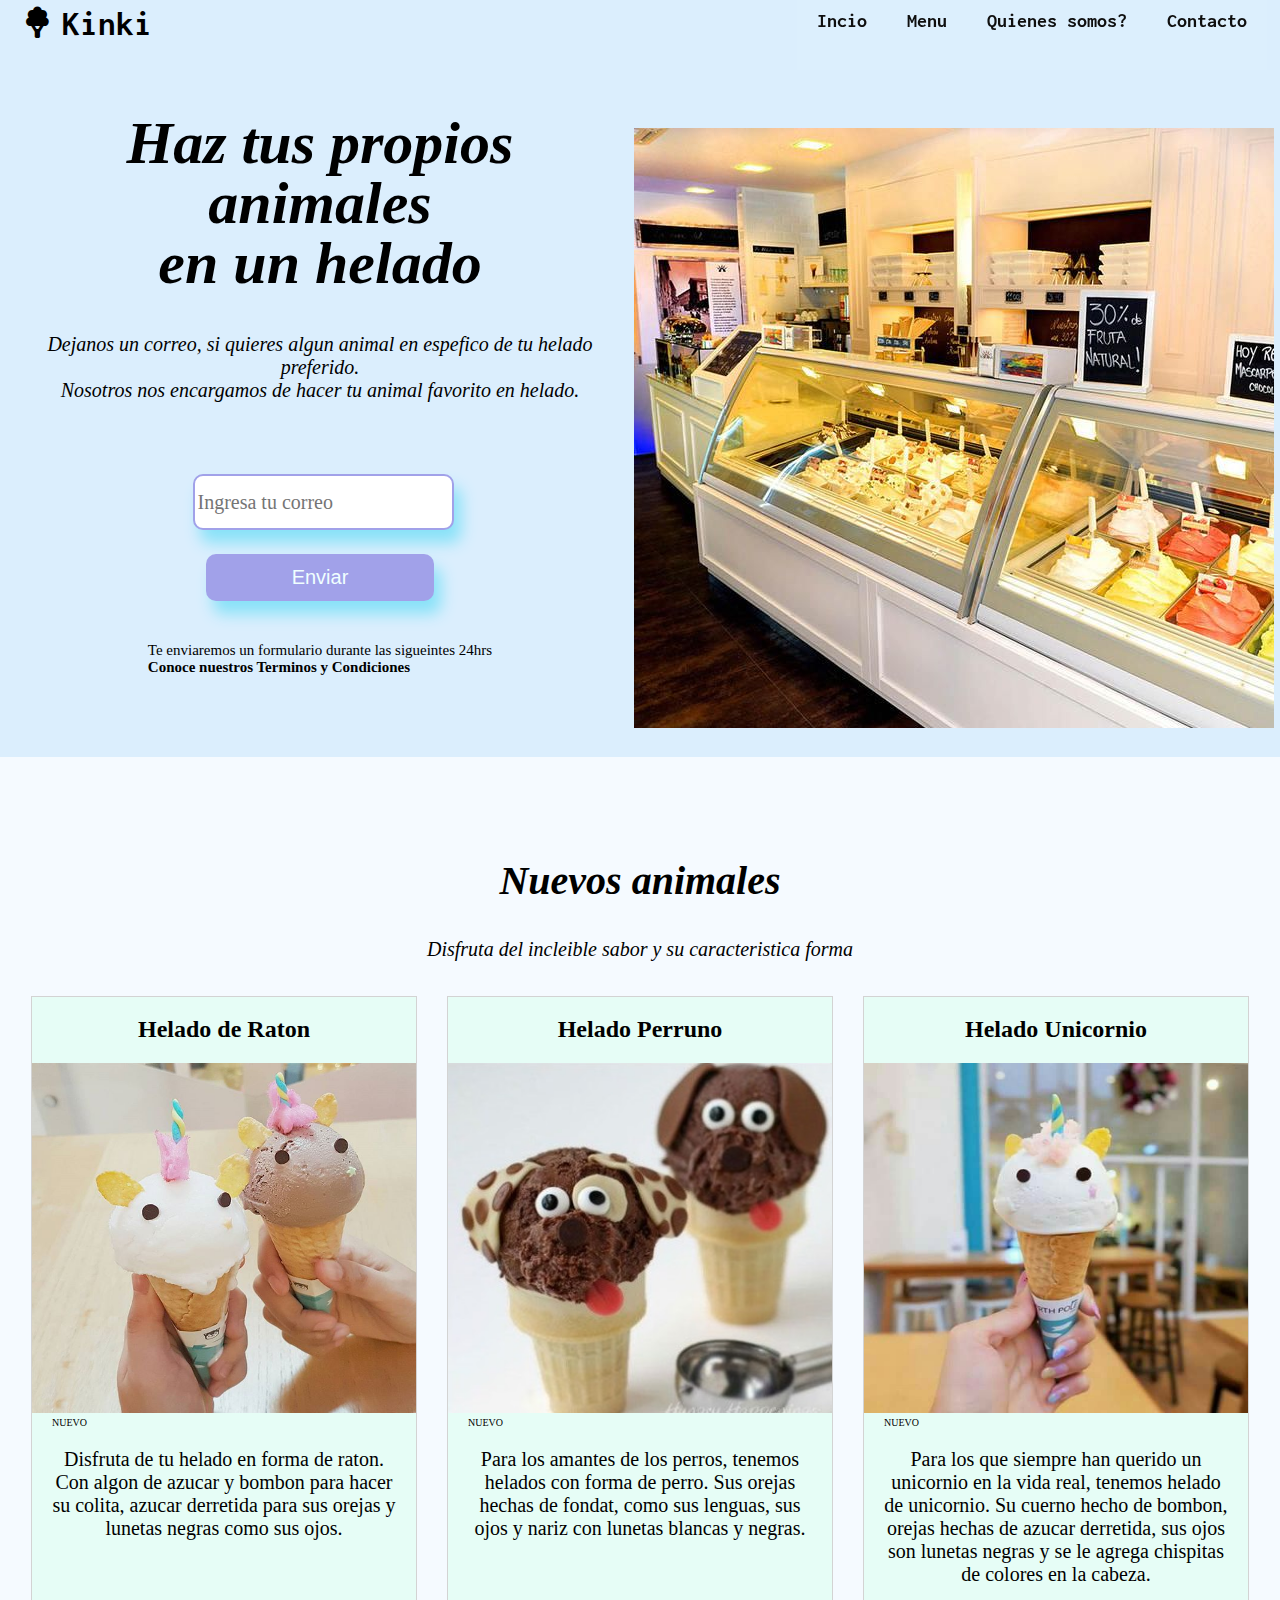
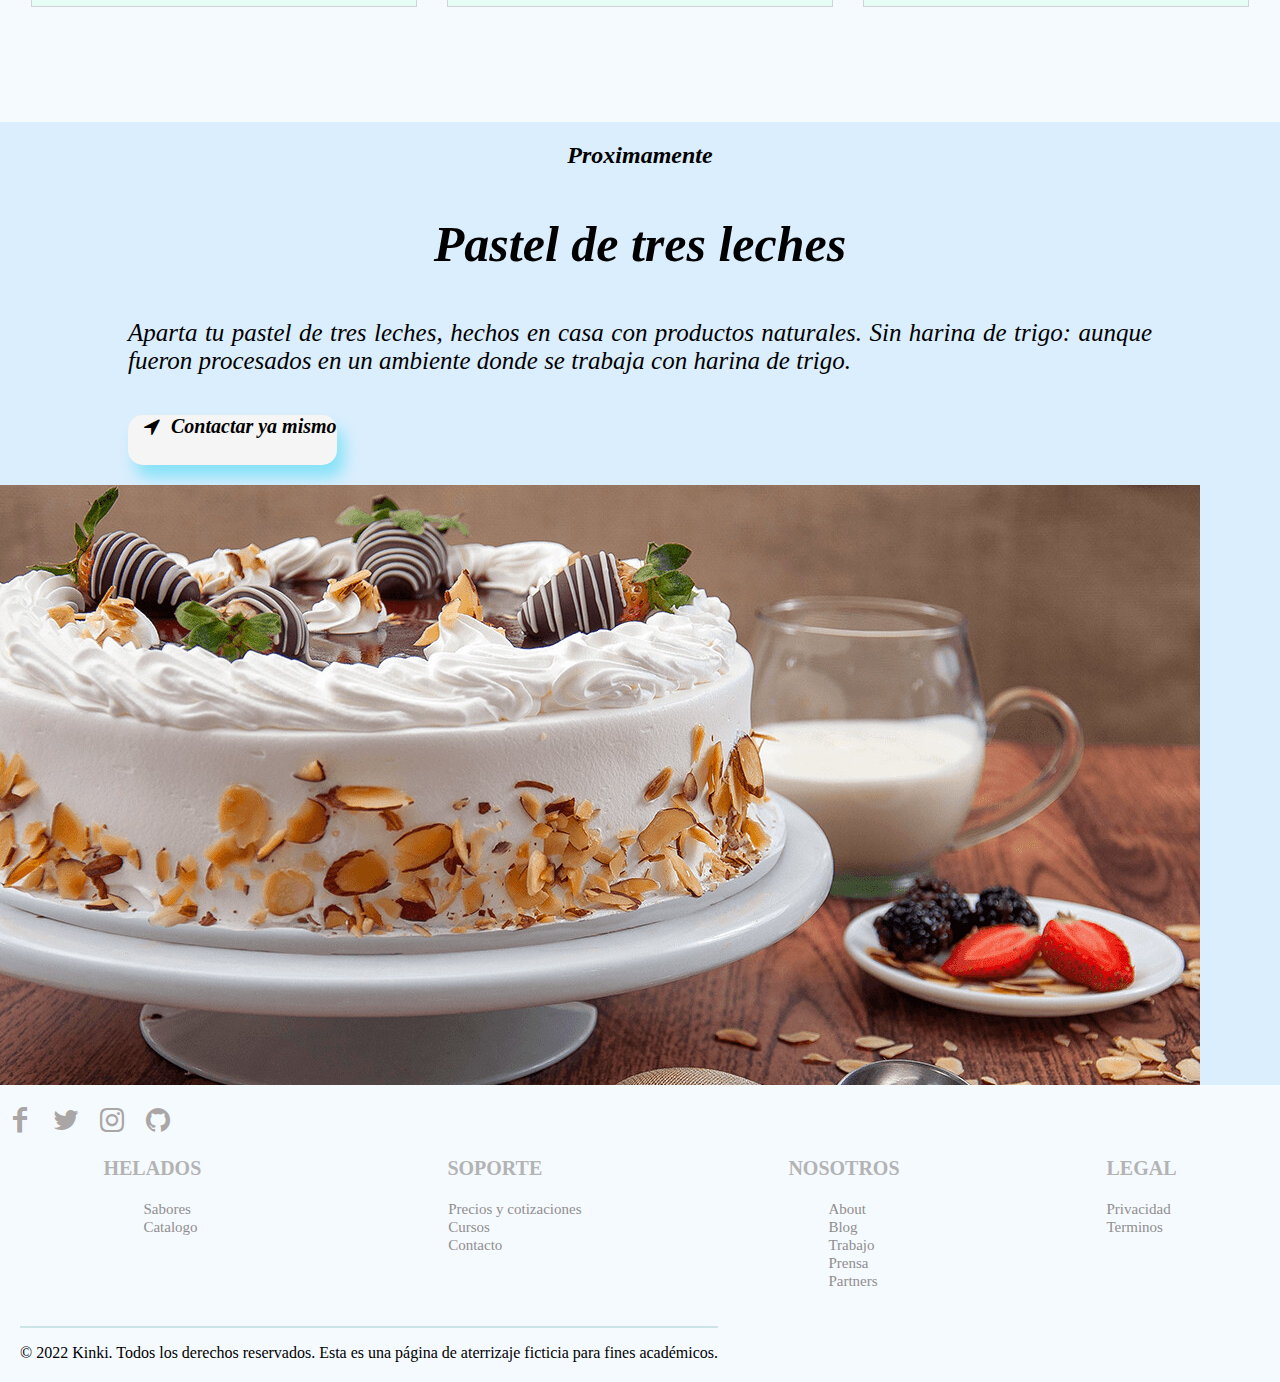
<file: index.html>
<!DOCTYPE html>
<html lang="en">
<head>
    <meta charset="UTF-8">
    <meta http-equiv="X-UA-Compatible" content="IE=edge">
    <meta name="viewport" content="width=device-width, initial-scale=1.0">
    <link rel="stylesheet" href="./styles/styles.css">
    <link rel="stylesheet" href="./fontello-cbf82699/css/fontello.css">
    <title>Proyecto Final</title>
</head>
<body>
    <div class="coteiner">
   <header>
    <nav class="navbar">
        <h1 class="icon-tree-2">Kinki</h1>
        <input type="checkbox" id="menu-bar">
        <label class="icon-menu" for="menu-bar"></label>
        <nav class="menu">
            <a href="#">Incio</a>
            <a href="#">Menu</a>
            <a href="#">Quienes somos?</a>
            <a href="#">Contacto</a>
        </nav>
        <!-- <div class="wrapper">
        <div class="navbar-img">
                <img src="./assets/logo.png" alt="Logo" class="img">
        </div>
        <div class="navbar-text">
        <a href="#seccion1">Menu</a>
        <a href="#seccion2">Quienes somos?</a>
        <a href="#seccion3">Contactos</a>
        </nav> -->
    </div>
</nav>
   </header> 
   <jumbotron>
        <section class="jumbotron">
            <div class="jumbotron-text">
                <div class="wrapper">
                <div class="jumbotron-text-body">
                    <div class="spam-1">
                    <h1>Haz tus propios animales <br> en un helado </h1>
                </div>
                    <div class="spam-2">
                        <p>Dejanos un correo, si quieres algun animal en espefico de tu helado preferido. 
                            <br>Nosotros nos encargamos de hacer tu animal favorito en helado. 
                        </p>
                    </div>
                    <div class="form">
                        <section class="form-register">
                            <input class="controls" type="email" name="correo" id="correo" placeholder="Ingresa tu correo">
                            <button class="submit" name="boon">Enviar</button>
                        </section>
                        <div class="form-text">
                            <p>Te enviaremos un formulario durante las sigueintes 24hrs
                                <br><a href="#">Conoce nuestros Terminos y Condiciones</a>
                            </p>
                        </div>
                    </div>
                </div>
            </div>
            </div>
            <section class="jumbotron-img">
            </section>
        </section>
   </jumbotron>

   <blog>
    <section class="articles">
        <div class="wrapper">
        <div class="articles-text">
            <h2>Nuevos animales</h2>
            <p>Disfruta del incleible sabor y su caracteristica forma</p>
        </div>
    </div>
        <div class="article-img">
        <div class="article">
        <div class="ariticle-title" id="seccion1">
            <h2>Helado de Raton</h2>
        </div>
        <div class="article-header">
            <img src="./assets/helado-raton.jpg" alt="" class="article-header_img">
        </div>
        <div class="article-body">
            <div class="article-body_header">
                <a href="#">NUEVO</a>
             </div>
            <p class="article-body_text">
                Disfruta de tu helado en forma de raton. Con algon de azucar y bombon para hacer su colita, azucar derretida para sus orejas y lunetas negras como sus ojos.
            </p>
        </div>
        </div>
        <div class="article" id="article2">
            <div class="ariticle-title" id="seccion2">
                <h2>Helado Perruno</h2>
            </div>
            <div class="article-header">
                <img src="./assets/helado-perro.jpg" alt="" class="article-header_img">
            </div>
            <div class="article-body">
                <div class="article-body_header">
                    <a href="#">NUEVO</a>
                 </div>
                <p class="article-body_text">
                    Para los amantes de los perros, tenemos helados con forma de perro. Sus orejas hechas de fondat, como sus lenguas, sus ojos y nariz con lunetas blancas y negras.
                </p>
            </div>
            </div>
            <div class="article">
                <div class="ariticle-title" id="seccion3">
                    <h2>Helado Unicornio</h2>
                </div>
                <div class="article-header">
                    <img src="./assets/helado-unicornio.jpg" alt="" class="article-header_img">
                </div>
                <div class="article-body">
                    <div class="article-body_header">
                       <a href="#">NUEVO</a>
                    </div>
                    <p class="article-body_text">
                        Para los que siempre han querido un unicornio en la vida real, tenemos helado de unicornio. Su cuerno hecho de bombon, orejas hechas de azucar derretida, sus ojos son lunetas negras y se le agrega chispitas de colores en la cabeza.
                    </p>
                </div>
                </div>
            </div>
    </section>
   </blog>

   <adition>
       <section class="adition">
           <div class="adition_body">
        <!-- <div class="wrapper"> -->
            <div class="adition_body-text">
                <h2>Proximamente</h2>
                <p class="p1">
                    Pastel de tres leches
                </p>
                <p class="p2">
                    Aparta tu pastel de tres leches, hechos en casa con productos naturales. 
                    Sin harina de trigo: aunque fueron procesados en un ambiente donde se trabaja con harina de trigo.
                </p>
            </div>
            <div class="adition_body-botton">
                <a href="#" class="adition-botton">
                    <div class="icon-direction">
                    Contactar ya mismo
                </div>
                </a>
            </div>
        <!-- </div> -->
    </div>
       <div class="adition-img">
       </div>
       </section>
   </adition>

   <div class="footer">
   <footer>
    <div class="footer-coitener">
        <div class="footer-social">
            <a class="icon-facebook" href="#"></a>
            <a class="icon-twitter" href="#"></a>
            <a class="icon-instagram" href="#"></a>
            <a class="icon-github-circled" href="#"></a>
        </div>
    </div>
        <div class="footer-text">
        <div class="footer-ice">
            <h3>HELADOS</h3>
            <ul>
                <li>
                    <a href="#">Sabores</a>
                </li>
                <li>
                    <a href="#">Catalogo</a>
                </li>
            </ul>
        </div>
        <div class="footer-support">
            <h3>SOPORTE</h3>
            <ul>
                <li>
                    <a href="#">Precios y cotizaciones</a>
                </li>
                <li>
                    <a href="#">Cursos</a>
                </li>
                <li>
                    <a href="#">Contacto</a>
                </li>
            </ul>
        </div>
        <div class="footer-about">
            <h3>NOSOTROS</h3>
            <UL>
                <li>
                    <a href="#">About</a>
                </li>
                <li>
                    <a href="#">Blog</a>
                </li>
                <li>
                    <a href="#">Trabajo</a>
                </li>
                <li>
                    <a href="#">Prensa</a>
                </li>
                <li>
                    <a href="#">Partners</a>
                </li>
            </UL>
        </div>
        <div class="footer-legal">
            <h3>LEGAL</h3>
            <li>
                <a href="#">Privacidad</a>
            </li>
            <li>
                <a href="#">Terminos</a>
            </li>
        </div>
    </div>
    </footer>
    <footer2>
        <section class="footer2">
            <p>
                &copy; 2022 Kinki. Todos los derechos reservados. Esta es una página de aterrizaje ficticia para fines académicos. 
            </p>
        </section>
    </footer2>
</div>
</div>
</body>
</html>
</file>
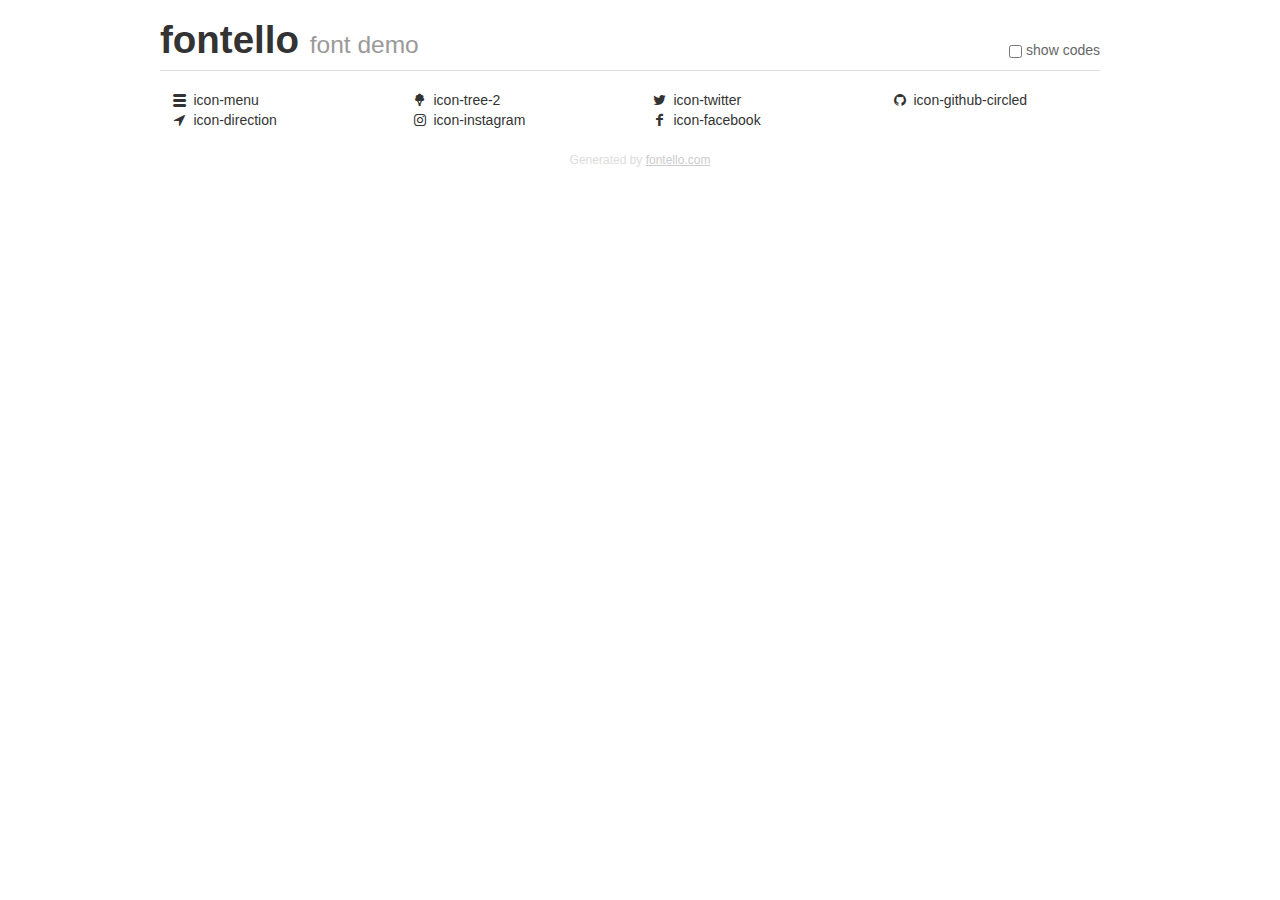
<file: fontello-cbf82699/demo.html>
<!DOCTYPE html>
<html>
  <head>
  <!--[if lt IE 9]><script language="javascript" type="text/javascript" src="//html5shim.googlecode.com/svn/trunk/html5.js"></script><![endif]-->
  <meta charset="UTF-8">
  <style>
    html {
      font-size: 100%;
      -webkit-text-size-adjust: 100%;
      -ms-text-size-adjust: 100%;
    }
    a:focus {
      outline: thin dotted #333;
      outline: 5px auto -webkit-focus-ring-color;
      outline-offset: -2px;
    }
    a:hover,
    a:active {
      outline: 0;
    }
    input {
      margin: 0;
      font-size: 100%;
      vertical-align: middle;
      *overflow: visible;
      line-height: normal;
    }
    input::-moz-focus-inner {
      padding: 0;
      border: 0;
    }
    body {
      margin: 0;
      font-family: "Helvetica Neue", Helvetica, Arial, sans-serif;
      font-size: 14px;
      line-height: 20px;
      color: #333;
      background-color: #fff;
    }
    a {
      color: #08c;
      text-decoration: none;
    }
    a:hover {
      color: #005580;
      text-decoration: underline;
    }
    .row {
      margin-left: -20px;
      *zoom: 1;
    }
    .row:before,
    .row:after {
      display: table;
      content: "";
      line-height: 0;
    }
    .row:after {
      clear: both;
    }
    .span3 {
      float: left;
      min-height: 1px;
      margin-left: 20px;
      width: 220px;
    }
    .container {
      width: 940px;
      margin-right: auto;
      margin-left: auto;
      *zoom: 1;
    }
    .container:before,
    .container:after {
      display: table;
      content: "";
      line-height: 0;
    }
    .container:after {
      clear: both;
    }
    small {
      font-size: 85%;
    }
    h1 {
      margin: 10px 0;
      font-family: inherit;
      font-weight: bold;
      line-height: 20px;
      color: inherit;
      text-rendering: optimizelegibility;
      line-height: 40px;
      font-size: 38.5px;
    }
    h1 small {
      font-weight: normal;
      line-height: 1;
      color: #999;
      font-size: 24.5px;
    }

    body {
      margin-top: 90px;
    }
    .header {
      position: fixed;
      top: 0;
      left: 50%;
      margin-left: -480px;
      background-color: #fff;
      border-bottom: 1px solid #ddd;
      padding-top: 10px;
      z-index: 10;
    }
    .footer {
      color: #ddd;
      font-size: 12px;
      text-align: center;
      margin-top: 20px;
    }
    .footer a {
      color: #ccc;
      text-decoration: underline;
    }
    .the-icons {
      font-size: 14px;
      line-height: 24px;
    }
    .switch {
      position: absolute;
      right: 0;
      bottom: 10px;
      color: #666;
    }
    .switch input {
      margin-right: 0.3em;
    }
    .codesOn .i-name {
      display: none;
    }
    .codesOn .i-code {
      display: inline;
    }
    .i-code {
      display: none;
    }
    @font-face {
      font-family: 'fontello';
      src: url('./font/fontello.eot?79529594');
      src: url('./font/fontello.eot?79529594#iefix') format('embedded-opentype'),
           url('./font/fontello.woff?79529594') format('woff'),
           url('./font/fontello.ttf?79529594') format('truetype'),
           url('./font/fontello.svg?79529594#fontello') format('svg');
      font-weight: normal;
      font-style: normal;
    }
    .demo-icon {
      font-family: "fontello";
      font-style: normal;
      font-weight: normal;
      speak: never;
     
      display: inline-block;
      text-decoration: inherit;
      width: 1em;
      margin-right: .2em;
      text-align: center;
      /* opacity: .8; */
     
      /* For safety - reset parent styles, that can break glyph codes*/
      font-variant: normal;
      text-transform: none;
     
      /* fix buttons height, for twitter bootstrap */
      line-height: 1em;
     
      /* Animation center compensation - margins should be symmetric */
      /* remove if not needed */
      margin-left: .2em;
     
      /* You can be more comfortable with increased icons size */
      /* font-size: 120%; */
     
      /* Font smoothing. That was taken from TWBS */
      -webkit-font-smoothing: antialiased;
      -moz-osx-font-smoothing: grayscale;
     
      /* Uncomment for 3D effect */
      /* text-shadow: 1px 1px 1px rgba(127, 127, 127, 0.3); */
    }
    </style>
    <link rel="stylesheet" href="css/animation.css"><!--[if IE 7]><link rel="stylesheet" href="css/" + font.fontname + "-ie7.css"><![endif]-->
    <script>
      function toggleCodes(on) {
        var obj = document.getElementById('icons');
      
        if (on) {
          obj.className += ' codesOn';
        } else {
          obj.className = obj.className.replace(' codesOn', '');
        }
      }
    </script>
  </head>
  <body>
    <div class="container header">
      <h1>fontello <small>font demo</small></h1>
      <label class="switch">
        <input type="checkbox" onclick="toggleCodes(this.checked)">show codes
      </label>
    </div>
    <div class="container" id="icons">
      <div class="row">
        <div class="span3" title="Code: 0xe800">
          <i class="demo-icon icon-menu">&#xe800;</i> <span class="i-name">icon-menu</span><span class="i-code">0xe800</span>
        </div>
        <div class="span3" title="Code: 0xe83f">
          <i class="demo-icon icon-tree-2">&#xe83f;</i> <span class="i-name">icon-tree-2</span><span class="i-code">0xe83f</span>
        </div>
        <div class="span3" title="Code: 0xf099">
          <i class="demo-icon icon-twitter">&#xf099;</i> <span class="i-name">icon-twitter</span><span class="i-code">0xf099</span>
        </div>
        <div class="span3" title="Code: 0xf09b">
          <i class="demo-icon icon-github-circled">&#xf09b;</i> <span class="i-name">icon-github-circled</span><span class="i-code">0xf09b</span>
        </div>
      </div>
      <div class="row">
        <div class="span3" title="Code: 0xf124">
          <i class="demo-icon icon-direction">&#xf124;</i> <span class="i-name">icon-direction</span><span class="i-code">0xf124</span>
        </div>
        <div class="span3" title="Code: 0xf16d">
          <i class="demo-icon icon-instagram">&#xf16d;</i> <span class="i-name">icon-instagram</span><span class="i-code">0xf16d</span>
        </div>
        <div class="span3" title="Code: 0xf30c">
          <i class="demo-icon icon-facebook">&#xf30c;</i> <span class="i-name">icon-facebook</span><span class="i-code">0xf30c</span>
        </div>
      </div>
    <div class="container footer">Generated by <a href="https://fontello.com">fontello.com</a></div>
  </body>
</html>
</file>
<file: styles/styles.css>
@import url('https://fonts.googleapis.com/css2?family=Inconsolata:wght@300&display=swap');
@import url('./menu.css');

body{
    background-color: rgb(245, 250, 255);
    margin: 0;
    box-sizing: border-box;
} 

section {
    width: fit-content;
}

@media (max-width: 800px) {
    .jumbotron{
        display: inline;
    }
    
    .jumbotron-text-body{
        width: 100%;
        margin-top: 0;
    }

    .jumbotron-img{
        width: 100%;
    }
} 


.wrapper{
    width: 90%;
    max-width: 1000px;
    margin: auto;
    /*overflow: hidden;*/
}

header {
    width: 100%;
    height: 50px;
    background-color: rgb(219, 238, 253);
    font-family: 'Inconsolata', monospace;
    position: fixed;
    top: 0;
    left: 0;
    z-index: 100;
}

.navbar{
    width: 98%;
    margin: auto;
  }

.navbar h1{
    float: left;
    font-size: 35px;
    margin-top: 5px;
    margin-bottom: 0%;
}

 .navbar-img {
    display: flex;
    justify-content: center;
    line-height: 300px;
    float: left;
}

.img{
    height: auto;
    width: auto;
    max-height: 300px;
    max-width: 300px;
}
 
header .navbar-text{
    float: right;
    line-height: 300px;
} 

header .navbar a{
      float: right;
    line-height: normal;
    color: rgb(15, 15, 15);
    text-align: center;
    padding: 10px 20px; /*Se lo aplica a todo arriba, derecha, abajo e izquierda*/
     text-decoration: none;
    font-size: 20px;
    font-weight: bold;
    -webkit-transition:all 500ms ease;
    -o-transition:all 500ms ease;
    transition:all 500ms ease;
    }

    /*Para cuando pasamos el cursor cambia*/
.navbar a:hover {
    background-color: blueviolet;
    border-radius: 50px;
    color: whitesmoke;
} 

.jumbotron-img{
    background-image: url(../assets/heladeria.jpg);
    height: 600px;
    width: 50%;
    background-repeat: no-repeat;
    margin-left: 0px;
    margin-top: 10%;
} 

.jumbotron-text-body{
    align-self: center;
    font-style: oblique;
    line-height: inherit;
    display: block;
    margin-top: 20%;
}

.spam-1{
    font-size: 30px;
    line-height: 1;
}

.jumbotron{
    background-color: rgb(219, 238, 253);
    display: flex;
    flex-wrap: wrap;  
    /* flex-direction: column; */
    /* justify-content: space-between; */
    text-align: center;
    /* flex-direction: row-reverse; */
    width: 100%;
    justify-content: center;
}

.spam-2{
    font-size: 20px;
}

.form{
    margin: auto;
    margin-top: 60px;
    width: fit-content;
}

.form-register{
   display: flex; 
   justify-content: center;
   border-radius: 10px;
   font-family: 'calibri';
   margin-bottom: 30px;
   height: 150px;
    align-items: center;
    justify-content: space-around;
    flex-direction: column;
    margin-left: auto;
    margin-right: auto;
}

.controls{
    width: 100%;
    height: 50px;
    border-radius: 10px;
    margin-right: auto;
    margin-left: auto;
    border: 2px solid rgb(161, 161, 233);
    font-family: 'calibri';
    font-size: 20px;
    box-shadow: 7px 13px 15px rgb(137, 226, 248);
}

.submit {
    width: 90%;
    background-color: rgb(161, 161, 233);
    border-radius: 10px;
    border: none;
    padding: 12px;
    color: azure;
    font-size: 20px;
    box-shadow: 7px 13px 15px rgb(137, 226, 248);
}

.form-text p {
    height: 100px;
    text-align: center;
    font-size: 15px;
    font-style: normal;
    text-align: justify;
}

.form-text a{
    color: black;
    text-decoration: none;
    font-weight: bold;
}

.form-text a:hover {
    color: rgb(255, 0, 234);
    text-decoration: underline;
}

.article-img {
    display: flex;
    flex-wrap: wrap;
    justify-content: center;
    margin: auto;
}

.article-title {
    font-style: italic;
}

.articles {
    margin-top: 100px;
    margin-bottom: 100px;
    margin-left: auto;
    margin-right: auto;
    text-align: center;
}

.articles-text{
    font-style: italic;
    line-height: inherit;
    display: block;
}

.articles-text h2 {
    font-size: 40px;
}

.articles-text p {
    font-size: 20px;
}


.article {
    border: 1px solid #d3d3d3;
    width: 30%;
    margin: 15px;
    display: inline-block;
    background-color: rgb(230, 253, 246);
    border-radius: 0%;
    transition: transform ease-out 1s;
}

.article:hover{
    transform: scale(1.2);
    background-color: rgb(171, 171, 250);
}

.article-header_img {
    width: 100%;
    height: 350px;
}


.article-body {
    display: block;
    margin-left: 20px;
    margin-right: 20px;
}

.article-body_header {
    text-align: left;
    font-size: 10px;
}

.article-body_header a{
    text-decoration: none;
    color: black;
}

.article-body_text{
    font-style: unset;
    font-size: 20px;
    align-content: center;
}

.article-body_header a:hover {
    color: rgb(253, 253, 253);
}

.adition {
    background-color: rgb(219, 238, 253);
    display: flex;
    flex-wrap: nowrap;
    justify-content: space-between;
    text-align: center;
    margin-bottom: 0px;
    flex-direction: column;
}

.adition_body {
    float:left;
    width: 80%;
    margin-bottom: 20px;
}

.adition_body {
    align-self: center;
    font-style: oblique;
    line-height: inherit;
    display: block;
}

.adition-img{
    background-image: url(../assets/pastel.png);
    height: 600px;
    width: 100%;
    background-repeat: no-repeat;
    justify-items: center;
    
}

.p1{
    font-size: 50px;
    line-height: 1;
    font-weight: bold;
}

.p2{
    font-size: 25px;
    text-align: justify;
    margin-bottom: 40px;
}

.adition_body-botton{
    display: block;
    background-color: whitesmoke;
    text-align: center; 
    width: fit-content;
    height: 50px;
    text-decoration: none;
    font-size: 20px;
    font-weight: bold;
    justify-content: space-between;
    /* border: 1px solid rgb(168, 168, 168); */
    border-radius: 15px;
    box-shadow: 7px 13px 15px rgb(137, 226, 248);
}

.adition-botton{
    display: flex; 
    margin-top: 10px;
    margin-bottom: 10px;
    margin-left: 10px;
    margin-right: auto;
    text-decoration: none;
    color: black;
}

.adition-body_img {
    margin-left: 10px;
    margin-right: 0px;
    width: 30px;
    height: 30px;
    opacity: 0.5;
}

.footer {
    margin-top: 20px;
}

.footer-coitener{
    display: flex;
    flex-wrap: wrap;
}

.footer-social{
    width: 100%;
    text-align: left;
    font-size: 28px;
}

.footer-social a{
    text-decoration: none;
    color: rgb(170, 166, 166);
    transition: transform ease 1s;
}

.footer-social a:hover{
    color: black;
}

.footer-text{
    display: flex;
    flex-wrap: wrap;
    align-items: flex-start;
    justify-content: space-around;
}

.footer-text h3{
    color: rgb(179, 179, 179);
    font-size: 20px;
    text-align: center;
}

.footer-text li {
    list-style: none;
    text-align: justify;
}

.footer-text a{
    text-decoration: none;
    font-size: 15px;
    color: rgb(145, 142, 142);
    transition: transform ease 1s;
}

.footer-text a:hover{
    color: black;
}

.footer2{
    margin-left: 20px;
    margin: 20px;
    text-align: center;
    border-top: 2px solid rgb(203, 229, 231);
}
</file>
<file: fontello-cbf82699/css/fontello.css>
@font-face {
  font-family: 'fontello';
  src: url('../font/fontello.eot?60987295');
  src: url('../font/fontello.eot?60987295#iefix') format('embedded-opentype'),
       url('../font/fontello.woff2?60987295') format('woff2'),
       url('../font/fontello.woff?60987295') format('woff'),
       url('../font/fontello.ttf?60987295') format('truetype'),
       url('../font/fontello.svg?60987295#fontello') format('svg');
  font-weight: normal;
  font-style: normal;
}
/* Chrome hack: SVG is rendered more smooth in Windozze. 100% magic, uncomment if you need it. */
/* Note, that will break hinting! In other OS-es font will be not as sharp as it could be */
/*
@media screen and (-webkit-min-device-pixel-ratio:0) {
  @font-face {
    font-family: 'fontello';
    src: url('../font/fontello.svg?60987295#fontello') format('svg');
  }
}
*/
[class^="icon-"]:before, [class*=" icon-"]:before {
  font-family: "fontello";
  font-style: normal;
  font-weight: normal;
  speak: never;

  display: inline-block;
  text-decoration: inherit;
  width: 1em;
  margin-right: .2em;
  text-align: center;
  /* opacity: .8; */

  /* For safety - reset parent styles, that can break glyph codes*/
  font-variant: normal;
  text-transform: none;

  /* fix buttons height, for twitter bootstrap */
  line-height: 1em;

  /* Animation center compensation - margins should be symmetric */
  /* remove if not needed */
  margin-left: .2em;

  /* you can be more comfortable with increased icons size */
  /* font-size: 120%; */

  /* Font smoothing. That was taken from TWBS */
  -webkit-font-smoothing: antialiased;
  -moz-osx-font-smoothing: grayscale;

  /* Uncomment for 3D effect */
  /* text-shadow: 1px 1px 1px rgba(127, 127, 127, 0.3); */
}

.icon-menu:before { content: '\e800'; } /* '' */
.icon-tree-2:before { content: '\e83f'; } /* '' */
.icon-twitter:before { content: '\f099'; } /* '' */
.icon-github-circled:before { content: '\f09b'; } /* '' */
.icon-direction:before { content: '\f124'; } /* '' */
.icon-instagram:before { content: '\f16d'; } /* '' */
.icon-facebook:before { content: '\f30c'; } /* '' */
</file>
<file: fontello-cbf82699/css/animation.css>
/*
   Animation example, for spinners
*/
.animate-spin {
  -moz-animation: spin 2s infinite linear;
  -o-animation: spin 2s infinite linear;
  -webkit-animation: spin 2s infinite linear;
  animation: spin 2s infinite linear;
  display: inline-block;
}
@-moz-keyframes spin {
  0% {
    -moz-transform: rotate(0deg);
    -o-transform: rotate(0deg);
    -webkit-transform: rotate(0deg);
    transform: rotate(0deg);
  }

  100% {
    -moz-transform: rotate(359deg);
    -o-transform: rotate(359deg);
    -webkit-transform: rotate(359deg);
    transform: rotate(359deg);
  }
}
@-webkit-keyframes spin {
  0% {
    -moz-transform: rotate(0deg);
    -o-transform: rotate(0deg);
    -webkit-transform: rotate(0deg);
    transform: rotate(0deg);
  }

  100% {
    -moz-transform: rotate(359deg);
    -o-transform: rotate(359deg);
    -webkit-transform: rotate(359deg);
    transform: rotate(359deg);
  }
}
@-o-keyframes spin {
  0% {
    -moz-transform: rotate(0deg);
    -o-transform: rotate(0deg);
    -webkit-transform: rotate(0deg);
    transform: rotate(0deg);
  }

  100% {
    -moz-transform: rotate(359deg);
    -o-transform: rotate(359deg);
    -webkit-transform: rotate(359deg);
    transform: rotate(359deg);
  }
}
@-ms-keyframes spin {
  0% {
    -moz-transform: rotate(0deg);
    -o-transform: rotate(0deg);
    -webkit-transform: rotate(0deg);
    transform: rotate(0deg);
  }

  100% {
    -moz-transform: rotate(359deg);
    -o-transform: rotate(359deg);
    -webkit-transform: rotate(359deg);
    transform: rotate(359deg);
  }
}
@keyframes spin {
  0% {
    -moz-transform: rotate(0deg);
    -o-transform: rotate(0deg);
    -webkit-transform: rotate(0deg);
    transform: rotate(0deg);
  }

  100% {
    -moz-transform: rotate(359deg);
    -o-transform: rotate(359deg);
    -webkit-transform: rotate(359deg);
    transform: rotate(359deg);
  }
}
</file>
